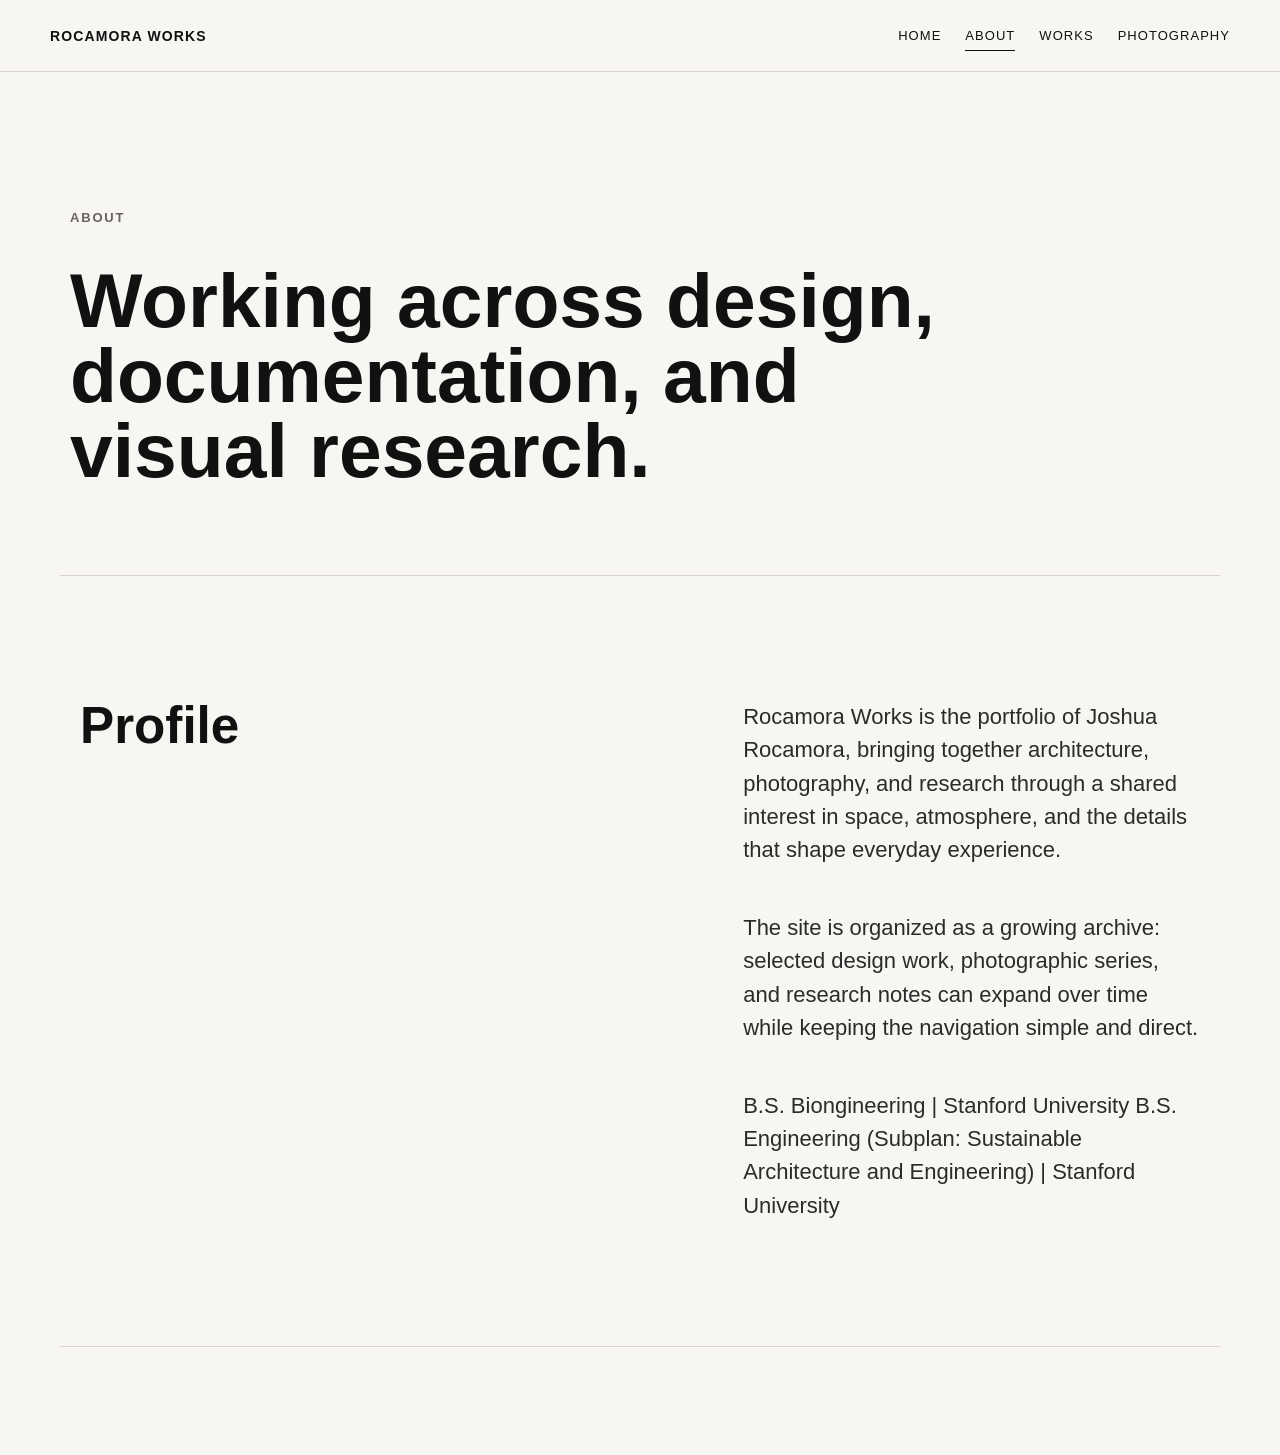
<file: about.html>
<!DOCTYPE html>
<html lang="en">
<head>
  <meta charset="UTF-8" />
  <meta name="viewport" content="width=device-width, initial-scale=1.0" />
  <title>Rocamora Works | About</title>
  <link rel="stylesheet" href="style.css" />
</head>
<body>

  <header class="site-header">
    <a class="logo" href="index.html">Rocamora Works</a>

    <nav class="site-nav" aria-label="Main navigation">
      <a href="index.html">Home</a>
      <a class="active" href="about.html">About</a>
      <a href="works.html">Works</a>
      <a href="photography.html">Photography</a>
    </nav>
  </header>

  <main class="page">
    <section class="page-hero">
      <p class="eyebrow">About</p>
      <h1>Working across design, documentation, and visual research.</h1>
    </section>

    <section class="split-section">
      <div>
        <h2>Profile</h2>
      </div>
      <div class="long-copy">
        <p>
          Rocamora Works is the portfolio of Joshua Rocamora, bringing together
          architecture, photography, and research through a shared interest in
          space, atmosphere, and the details that shape everyday experience.
        </p>
        <p>
          The site is organized as a growing archive: selected design work,
          photographic series, and research notes can expand over time while
          keeping the navigation simple and direct.
        </p>
        <p>
          B.S. Biongineering | Stanford University 
          B.S. Engineering (Subplan: Sustainable Architecture and Engineering) | Stanford University
        </p>
      </div>
    </section>
  </main>

</body>
</html>
</file>
<file: style.css>
/* ==========================================================================
   GLOBAL SITE SETTINGS
   Shared by every page: colors, base spacing reset, body text, links, images.
   ========================================================================== */

:root {
  /* Site colors: change these once to update the look across the whole website. */
  --paper: #f7f6f2;
  --ink: #111111;
  --muted: #68645d;
  --line: #d8d2c7;
  --clay: #a4472c;
  --pine: #264b3f;
  --blue: #314f73;
}

* {
  margin: 0%;
  padding: 10px;
  box-sizing: border-box;
}

html {
  scroll-behavior: smooth;
}

body {
  background: var(--paper);
  color: var(--ink);
  font-family: Arial, Helvetica, sans-serif;
}

img {
  display: block;
  width: 100%;
}

a {
  color: inherit;
}

/* ==========================================================================
   SHARED HEADER / NAVIGATION
   HTML: .site-header, .logo, .site-nav in every page header.
   ========================================================================== */

/* Fixed top navigation shared by every page. */
.site-header {
  position: fixed;
  top: 0;
  left: 0;
  z-index: 1000;
  width: 100%;
  min-height: 72px;
  padding: 0 40px;
  background: rgba(247, 246, 242, 0.92);
  backdrop-filter: blur(12px);
  border-bottom: 1px solid var(--line);
  display: flex;
  justify-content: space-between;
  align-items: center;
  gap: 28px;
}

.logo {
  color: var(--ink);
  text-decoration: none;
  font-size: 14px;
  font-weight: 700;
  text-transform: uppercase;
  letter-spacing: 0.08em;
  white-space: nowrap;
}

.site-nav {
  display: flex;
  align-items: center;
  gap: 24px;
  flex-wrap: wrap;
}

.site-nav a {
  color: var(--ink);
  text-decoration: none;
  text-transform: uppercase;
  font-size: 13px;
  letter-spacing: 0.08em;
  line-height: 1;
  padding: 8px 0;
  border-bottom: 1px solid transparent;
}

.site-nav a:hover,
.site-nav a.active {
  border-bottom-color: var(--ink);
}

/* ==========================================================================
   HOME PAGE: HERO
   HTML: index.html .hero, .hero-text, .hero h1.
   ========================================================================== */

/* Homepage hero: large first section with the background image and title. */
.hero {
  min-height: 94vh;
  background-image: linear-gradient(
      rgba(0, 0, 0, 0.16),
      rgba(0, 0, 0, 0.42)
    ),
    url("Images/hero.jpg");
  background-size: cover;
  background-position: center;
  display: flex;
  align-items: flex-end;
  padding: 132px 40px 70px;
}

.hero-text {
  color: white;
  max-width: 500px;
}

.hero h1 {
  font-size: clamp(58px, 11vw, 148px);
  line-height: 0.92;
  letter-spacing: 0;
}

/* ==========================================================================
   SHARED TEXT STYLES
   HTML: .eyebrow labels, .text-link links, page intro/body text.
   Used across Home, About, Works, and Photography pages.
   ========================================================================== */

/* Small uppercase labels used throughout the site. */
.eyebrow {
  color: var(--muted);
  font-size: 13px;
  font-weight: 700;
  letter-spacing: 0.14em;
  line-height: 1.3;
  text-transform: uppercase;
}

.hero .eyebrow {
  color: rgba(255, 255, 255, 0.86);
  margin-top: 22px;
}

/* ==========================================================================
   HOME PAGE: INTRODUCTION
   HTML: index.html .intro-section, .intro-copy, .intro-body.
   Also shares some rules with .split-section on non-home pages.
   ========================================================================== */

/* Homepage introduction section below the hero. */
.intro-section,
.split-section {
  display: grid;
  grid-template-columns: minmax(0, 1.1fr) minmax(320px, 0.9fr);
  gap: 56px;
  padding: 104px 40px;
  border-bottom: 1px solid var(--line);
}

.intro-copy h2,
.page-hero h1 {
  max-width: 980px;
  margin-top: 16px;
  font-size: clamp(38px, 6vw, 86px);
  line-height: 0.98;
  letter-spacing: 0;
}

.intro-body,
.long-copy {
  align-self: end;
}

.intro-body p,
.long-copy p,
.work-item p {
  color: #2b2b2b;
  font-size: clamp(18px, 2vw, 22px);
  line-height: 1.52;
}

.long-copy p + p {
  margin-top: 24px;
}

.text-link {
  display: inline-block;
  margin-top: 28px;
  color: var(--clay);
  font-size: 14px;
  font-weight: 700;
  letter-spacing: 0.08em;
  text-decoration: none;
  text-transform: uppercase;
  border-bottom: 1px solid currentColor;
  padding-bottom: 5px;
}

/* ==========================================================================
   HOME PAGE: THREE FEATURE PANELS
   HTML: index.html .feature-grid and .feature-panel links.
   Panels link to Architecture, Photography, and Research/About.
   ========================================================================== */

/* Three homepage feature tabs underneath the introduction. */
.feature-grid {
  display: grid;
  grid-template-columns: repeat(3, minmax(0, 1fr));
  min-height: 420px;
}

.feature-panel {
  position: relative;
  min-height: 420px;
  padding: 32px;
  color: white;
  text-decoration: none;
  overflow: hidden;
  display: flex;
  flex-direction: column;
  justify-content: flex-end;
  isolation: isolate;
  background-size: cover;
  background-position: center;
  transition: transform 220ms ease, filter 220ms ease;
}

.feature-panel::before {
  content: "";
  position: absolute;
  inset: 0;
  z-index: -1;
  background: linear-gradient(to top, rgba(0, 0, 0, 0.66), rgba(0, 0, 0, 0.12));
}

.feature-panel span {
  font-size: clamp(22px, 2.6vw, 34px);
  font-weight: 700;
  letter-spacing: 0.08em;
  line-height: 1;
  text-transform: uppercase;
  transition: color 220ms ease;
}

.feature-panel p {
  max-width: 340px;
  margin-top: 12px;
  color: rgba(255, 255, 255, 0.82);
  line-height: 1.45;
  transition: color 220ms ease;
}

.photo-tile span {
  font-size: 13px;
  font-weight: 700;
  letter-spacing: 0.14em;
  text-transform: uppercase;
}

.feature-panel strong {
  max-width: 420px;
  margin-top: 14px;
  font-size: clamp(24px, 3vw, 38px);
  line-height: 1.04;
}

.feature-panel:hover,
.feature-panel:focus-visible {
  transform: translateY(-6px);
  filter: brightness(1.08);
}

.feature-panel:hover span,
.feature-panel:focus-visible span,
.feature-panel:hover p,
.feature-panel:focus-visible p,
.feature-panel:hover strong,
.photo-tile:hover span {
  color: #f0d8b8;
}

/* Home feature panel background images. */
.architecture-panel {
  background-image: url("Images/WhiteBG.jpg");
}

.photography-panel {
  background-image: url("Images/WhiteBG.jpg");
}

.research-panel {
  background-image: url("Images/WhiteBG.jpg");
}

/* ==========================================================================
   SHARED NON-HOME PAGE LAYOUT
   HTML: .page, .page-hero, .split-section.
   Used by about.html, works.html, and photography.html.
   ========================================================================== */

/* General layout for non-home pages. */
.page {
  padding: 132px 40px 88px;
  min-height: 100vh;
}

.page-hero {
  max-width: 1180px;
  padding: 48px 0 76px;
}

.page-hero > p:not(.eyebrow) {
  max-width: 720px;
  margin-top: 24px;
  color: #2b2b2b;
  font-size: clamp(18px, 2vw, 22px);
  line-height: 1.5;
}

.split-section {
  padding-left: 0;
  padding-right: 0;
  border-top: 1px solid var(--line);
}

.split-section h2,
.work-item h2 {
  font-size: clamp(30px, 4vw, 56px);
  line-height: 1;
  letter-spacing: 0;
}

.work-list {
  display: grid;
  gap: 64px;
}

.work-item {
  display: grid;
  grid-template-columns: minmax(0, 1.15fr) minmax(320px, 0.85fr);
  gap: 48px;
  align-items: center;
  padding-top: 48px;
  border-top: 1px solid var(--line);
}

.work-item.reverse {
  grid-template-columns: minmax(320px, 0.85fr) minmax(0, 1.15fr);
}

.work-item.reverse img {
  order: 2;
}

.work-item img {
  height: min(58vw, 560px);
  object-fit: cover;
  border-radius: 8px;
  background: #ded8ce;
}

.work-item h2 {
  margin: 14px 0 22px;
}

/* ==========================================================================
   WORKS PAGE: ARCHITECTURE SCROLL STORIES
   HTML: works.html .architecture-page, .building-scroll, .building-story,
   .building-visual, and .building-copy.
   JS: works.js controls scroll animation and image dragging.
   ========================================================================== */

/* Architecture scroll test page.
   Each .building-story is a tall scroll chapter. works.js updates
   --story-progress from 0 to 1, which makes each cutout rise with the scroll. */
.architecture-page {
  padding-bottom: 0;
}

.architecture-hero {
  min-height: 68vh;
}

.building-scroll {
  border-top: 1px solid var(--line);
}

.building-story {
  --story-progress: 0;
  --drag-x: 0px;
  --drag-y: 0px;
  min-height: 128vh;
  display: grid;
  grid-template-columns: minmax(0, 1.08fr) minmax(320px, 0.92fr);
  gap: 56px;
  align-items: center;
  padding: 12vh 0;
  border-bottom: 1px solid var(--line);
}

.building-story.is-dragging {
  z-index: 5;
}

.building-story.reverse {
  grid-template-columns: minmax(320px, 0.92fr) minmax(0, 1.08fr);
}

.building-story.reverse .building-visual {
  order: 2;
}

.building-visual {
  position: sticky;
  z-index: 1;
  top: var(--image-sticky-top, 92px);
  min-height: calc(100vh - 120px);
  display: flex;
  align-items: var(--image-vertical-align, flex-end);
  justify-content: var(--image-horizontal-align, center);
  overflow: visible;
}

.building-visual::before {
  content: "";
  position: absolute;
  left: 8%;
  right: 8%;
  bottom: 0;
  height: 1px;
  background: var(--line);
}

.building-visual img {
  /* Per-project controls live on each .building-story in works.html. */
  width: min(var(--image-width, 860px), var(--image-fluid-width, 108%));
  max-height: var(--image-max-height, calc(100vh - 130px));
  object-fit: contain;
  transform: translate(
      calc(var(--image-x, 0px) + var(--drag-x, 0px)),
      calc(var(--image-y, 76vh) + var(--image-offset-y, 0px) + var(--drag-y, 0px))
    )
    scale(var(--image-scale, 1));
  transform-origin: bottom center;
  opacity: var(--image-opacity, 0);
  filter: drop-shadow(0 28px 32px rgba(17, 17, 17, 0.18));
  will-change: transform, opacity;
  cursor: grab;
  touch-action: none;
  user-select: none;
  -webkit-user-drag: none;
}

.building-story.is-dragging .building-visual img {
  cursor: grabbing;
}

.building-copy {
  /* Text movement/opacity is controlled by works.js through --copy-y and --copy-opacity. */
  max-width: 480px;
  transform: translateY(var(--copy-y, 18vh));
  opacity: var(--copy-opacity, 0);
  will-change: transform, opacity;
}

.building-copy h2 {
  /* Project title size. Lower these values if the text competes with the cutout. */
  margin: 12px 0 18px;
  font-size: clamp(30px, 3.8vw, 58px);
  line-height: 1;
  letter-spacing: 0;
}

.building-copy p:not(.eyebrow) {
  /* Project description size. */
  color: #2b2b2b;
  font-size: clamp(16px, 1.45vw, 19px);
  line-height: 1.48;
}

.building-story:first-child .building-visual img {
  --image-fluid-width: 128%;
  --image-max-height: calc(100vh - 70px);
}

/* ==========================================================================
   ACCESSIBILITY: REDUCED MOTION
   Applies when the visitor has reduced-motion enabled in their device/browser.
   ========================================================================== */

/* Keeps the page accessible for people who prefer less animation. */
@media (prefers-reduced-motion: reduce) {
  .building-visual img,
  .building-copy {
    transform: none;
    opacity: 1;
    transition: none;
  }
}

/* ==========================================================================
   PHOTOGRAPHY PAGE: FREEFORM DRAGGABLE PHOTO FIELD
   HTML: photography.html .photography-page, .photo-canvas, #photoField.
   JS: photography.js creates .loose-photo items from Images/photography.
   ========================================================================== */

/* Photography freeform page. */
.photography-page {
  overflow-x: clip;
  padding-bottom: 0;
}

.photo-canvas {
  min-height: var(--photo-field-height, 260vh);
  border-top: 1px solid var(--line);
  position: relative;
}

.photo-field {
  min-height: var(--photo-field-height, 260vh);
  position: relative;
}

.loose-photo {
  position: absolute;
  left: var(--photo-left);
  top: var(--photo-top);
  z-index: var(--photo-z, 1);
  width: clamp(220px, var(--photo-width, 34vw), 620px);
  transform: translate(var(--drag-x, 0px), var(--drag-y, 0px))
    rotate(var(--photo-rotate, 0deg));
  opacity: var(--photo-opacity, 1);
  cursor: grab;
  transition: opacity 180ms ease, filter 180ms ease;
  touch-action: none;
  user-select: none;
  -webkit-user-drag: none;
  will-change: transform, opacity;
}

.loose-photo.is-dragging {
  z-index: 20;
  cursor: grabbing;
  transition: none;
}

.loose-photo img {
  border-radius: 2px;
  box-shadow: 0 22px 40px rgba(17, 17, 17, 0.16);
  pointer-events: none;
}

.loose-photo.is-faded {
  filter: saturate(0.9);
}

/* Floating enlarged image viewer. Opens when a loose photo is clicked. */
.photo-viewer {
  position: fixed;
  inset: 0;
  z-index: 2000;
  padding: 96px 40px 48px;
  background: rgba(247, 246, 242, 0.72);
  backdrop-filter: blur(10px);
  display: flex;
  align-items: center;
  justify-content: center;
  opacity: 0;
  pointer-events: none;
  transition: opacity 180ms ease;
}

.photo-viewer.is-open {
  opacity: 1;
  pointer-events: auto;
}

.photo-viewer img {
  width: auto;
  max-width: min(76vw, 980px);
  max-height: 78vh;
  border-radius: 2px;
  box-shadow: 0 28px 60px rgba(17, 17, 17, 0.24);
  cursor: zoom-out;
}

/* ==========================================================================
   RESPONSIVE LAYOUT: TABLET
   Applies when the browser is 980px wide or smaller.
   ========================================================================== */

/* Tablet layout: stack split sections and make grids two columns. */
@media (max-width: 980px) {
  .intro-section,
  .split-section,
  .work-item,
  .work-item.reverse,
  .building-story,
  .building-story.reverse {
    grid-template-columns: 1fr;
  }

  .building-story.reverse .building-visual {
    order: 0;
  }

  .feature-grid {
    grid-template-columns: repeat(2, minmax(0, 1fr));
  }

  .work-item.reverse img {
    order: 0;
  }
}

/* ==========================================================================
   RESPONSIVE LAYOUT: PHONE
   Applies when the browser is 720px wide or smaller.
   ========================================================================== */

/* Phone layout: stack the navigation and make grids one column. */
@media (max-width: 720px) {
  .site-header {
    min-height: auto;
    padding: 18px 20px;
    align-items: flex-start;
    flex-direction: column;
    gap: 14px;
  }

  .site-nav {
    gap: 10px 18px;
  }

  .site-nav a {
    font-size: 12px;
  }

  .hero {
    min-height: 86vh;
    padding: 172px 20px 56px;
  }

  .intro-section,
  .split-section,
  .page {
    padding-left: 20px;
    padding-right: 20px;
  }

  .intro-section {
    padding-top: 78px;
    padding-bottom: 78px;
  }

  .page {
    padding-top: 166px;
  }

  .page-hero {
    padding-top: 8px;
    padding-bottom: 54px;
  }

  .feature-grid {
    grid-template-columns: 1fr;
  }

  .feature-panel {
    min-height: 300px;
  }

  .photo-canvas,
  .photo-field {
    min-height: 320vh;
  }

  .loose-photo {
    width: clamp(180px, var(--photo-width, 64vw), 360px);
  }

  .photo-viewer {
    padding: 142px 20px 36px;
  }

  .photo-viewer img {
    max-width: 88vw;
    max-height: 70vh;
  }

  .building-story {
    min-height: auto;
    padding: 76px 0;
  }

  .building-visual {
    position: relative;
    top: auto;
    min-height: 360px;
  }

  .building-visual img {
    width: min(100%, 760px);
    max-height: 360px;
  }
}
</file>
